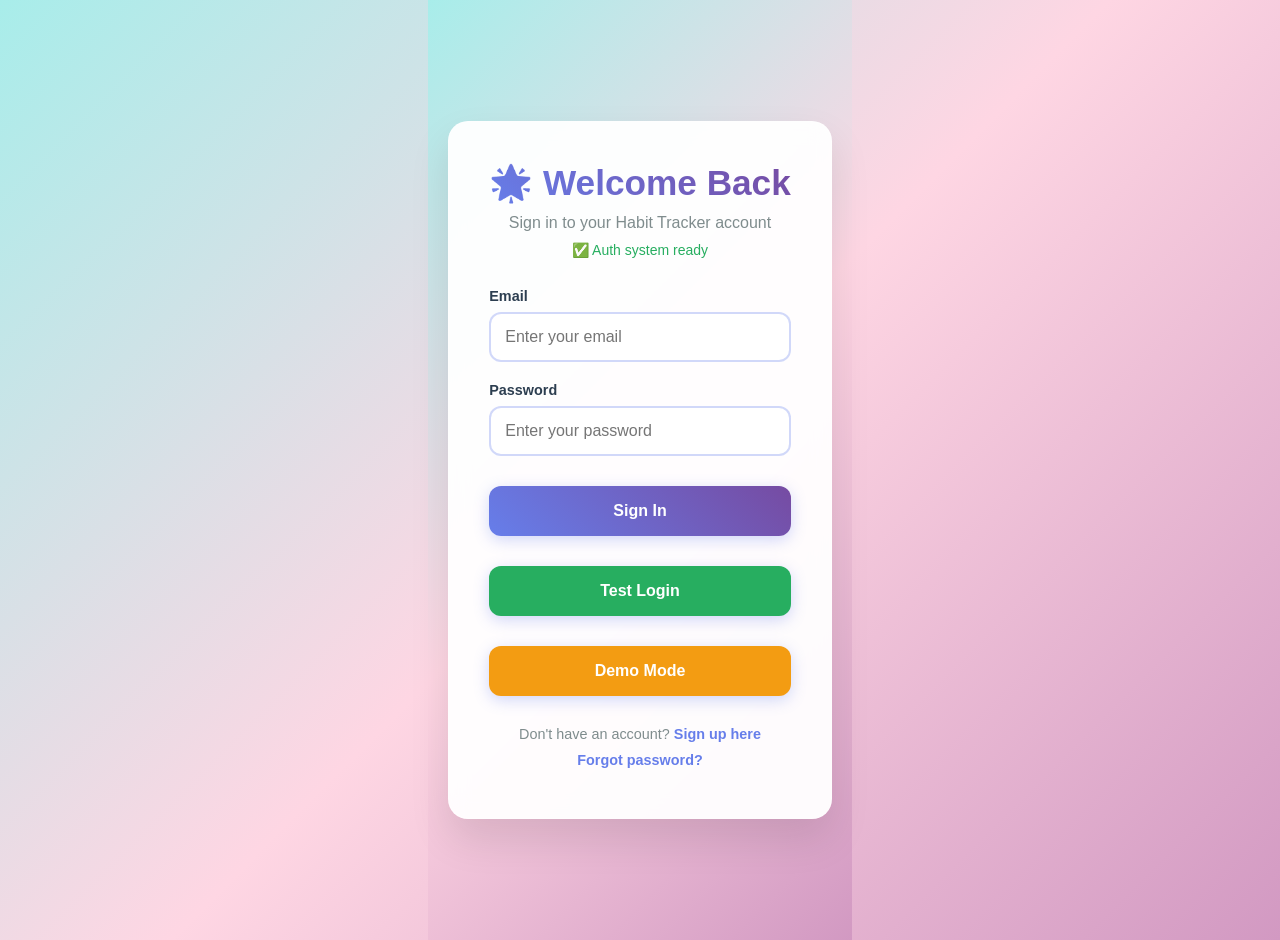
<file: index.html>
<!DOCTYPE html>
<html lang="en">
<head>
  <meta charset="UTF-8">
  <meta name="viewport" content="width=device-width, initial-scale=1.0">
  <title>Habit Tracker</title>
  <link rel="stylesheet" href="style.css">
</head>
<body>
  <div class="container">
    <header>
      <h1>🌟 Habit Tracker</h1>
      <div class="controls">
        <select id="filterSelect">
          <option value="all">All Habits</option>
          <option value="active">Active</option>
          <option value="completed">Completed Today</option>
        </select>
        <button id="darkModeToggle">🌙 Dark Mode</button>
        <button id="logoutBtn" class="logout-btn">🚪 Logout</button>
      </div>
    </header>

    <div class="stats-section">
      <div class="stat-card">
        <h3>Today's Progress</h3>
        <div class="progress-circle">
          <div class="progress-text" id="todayProgress">0%</div>
        </div>
      </div>
      <div class="stat-card">
        <h3>Current Streaks</h3>
        <div class="streak-info" id="streakInfo">0 active streaks</div>
      </div>
      <div class="stat-card">
        <h3>Total Habits</h3>
        <div class="total-habits" id="totalHabits">0</div>
      </div>
    </div>

    <div class="input-section">
      <input type="text" id="habitInput" placeholder="Enter a new habit">
      <select id="categorySelect">
        <option value="health">🏃 Health</option>
        <option value="learning">📚 Learning</option>
        <option value="productivity">⚡ Productivity</option>
        <option value="mindfulness">🧘 Mindfulness</option>
        <option value="social">👥 Social</option>
        <option value="other">✨ Other</option>
      </select>
      <button id="addBtn">Add Habit</button>
      <button id="aiSuggestBtn" class="ai-suggest-btn" title="Get AI-powered habit suggestions">🤖 AI Suggest</button>
    </div>

    <div class="weekly-view">
      <h3>This Week</h3>
      <div class="week-days" id="weekDays"></div>
    </div>

    <ul id="habitList"></ul>

    <div class="motivation-section">
      <div class="motivation-quote" id="motivationQuote">
        "The journey of a thousand miles begins with a single step." - Lao Tzu
      </div>
    </div>
  </div>
  <script src="auth.js"></script>
  <script src="script.js"></script>
</body>
</html>
</file>
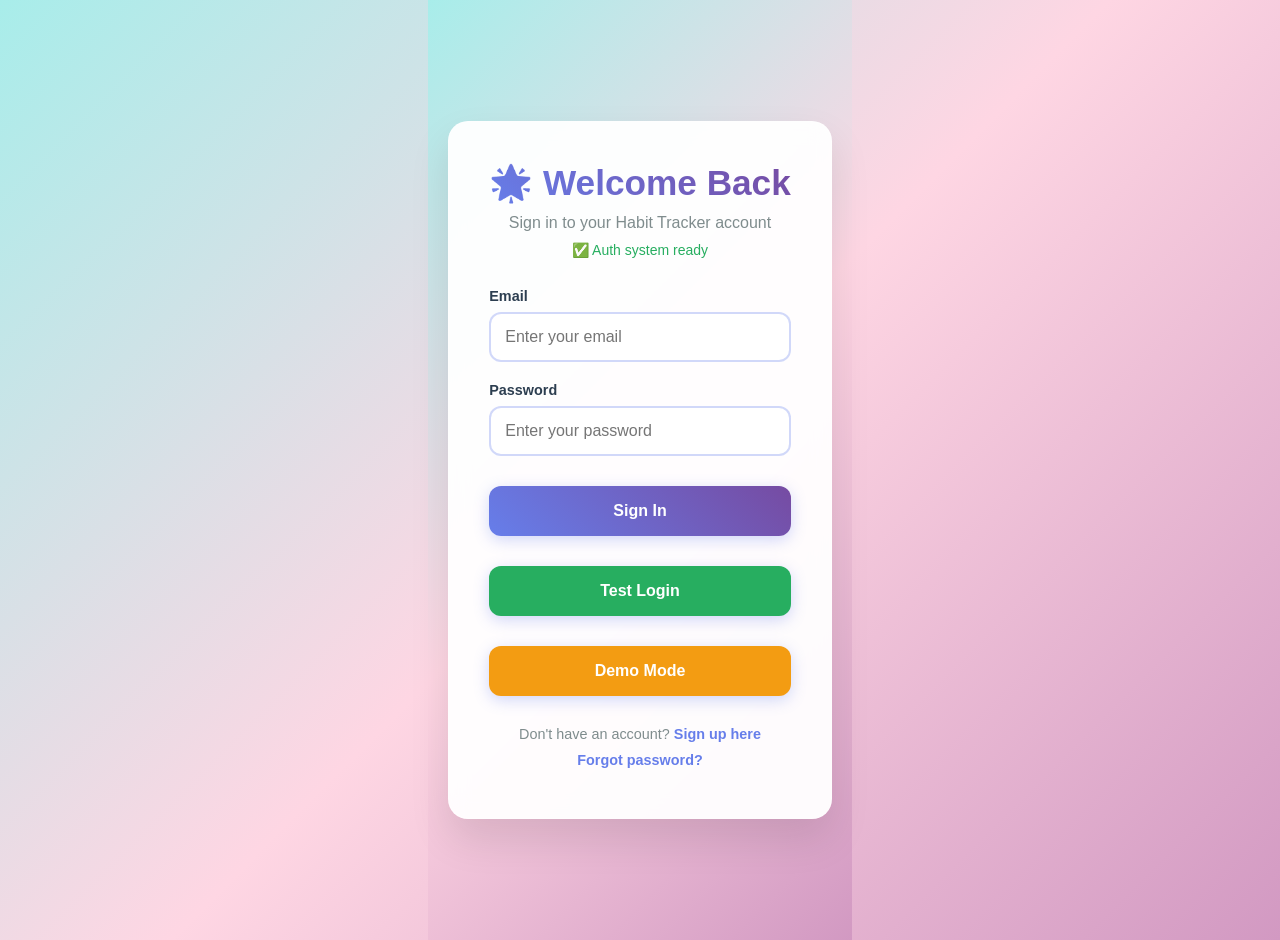
<file: login.html>
<!DOCTYPE html>
<html lang="en">
<head>
  <meta charset="UTF-8">
  <meta name="viewport" content="width=device-width, initial-scale=1.0">
  <title>Login - Habit Tracker</title>
  <link rel="stylesheet" href="style.css">
</head>
<body>
  <div class="auth-container">
    <div class="auth-card">
      <div class="auth-header">
        <h1>🌟 Welcome Back</h1>
        <p>Sign in to your Habit Tracker account</p>
        <div id="authStatus" style="margin-top: 10px; font-size: 14px; color: #666;"></div>
      </div>

      <form id="loginForm" class="auth-form">
        <div class="form-group">
          <label for="loginEmail">Email</label>
          <input type="email" id="loginEmail" required placeholder="Enter your email">
        </div>

        <div class="form-group">
          <label for="loginPassword">Password</label>
          <input type="password" id="loginPassword" required placeholder="Enter your password">
        </div>

        <button type="submit" class="auth-btn">Sign In</button>
        <button type="button" id="testLogin" class="auth-btn" style="background: #27ae60; margin-top: 10px;">Test Login</button>
        <button type="button" id="demoMode" class="auth-btn" style="background: #f39c12; margin-top: 10px;">Demo Mode</button>
      </form>

      <div class="auth-links">
        <p>Don't have an account? <a href="signup.html">Sign up here</a></p>
        <p><a href="#" id="forgotPassword">Forgot password?</a></p>
      </div>
    </div>
  </div>

  <script src="auth.js"></script>
</body>
</html>
</file>
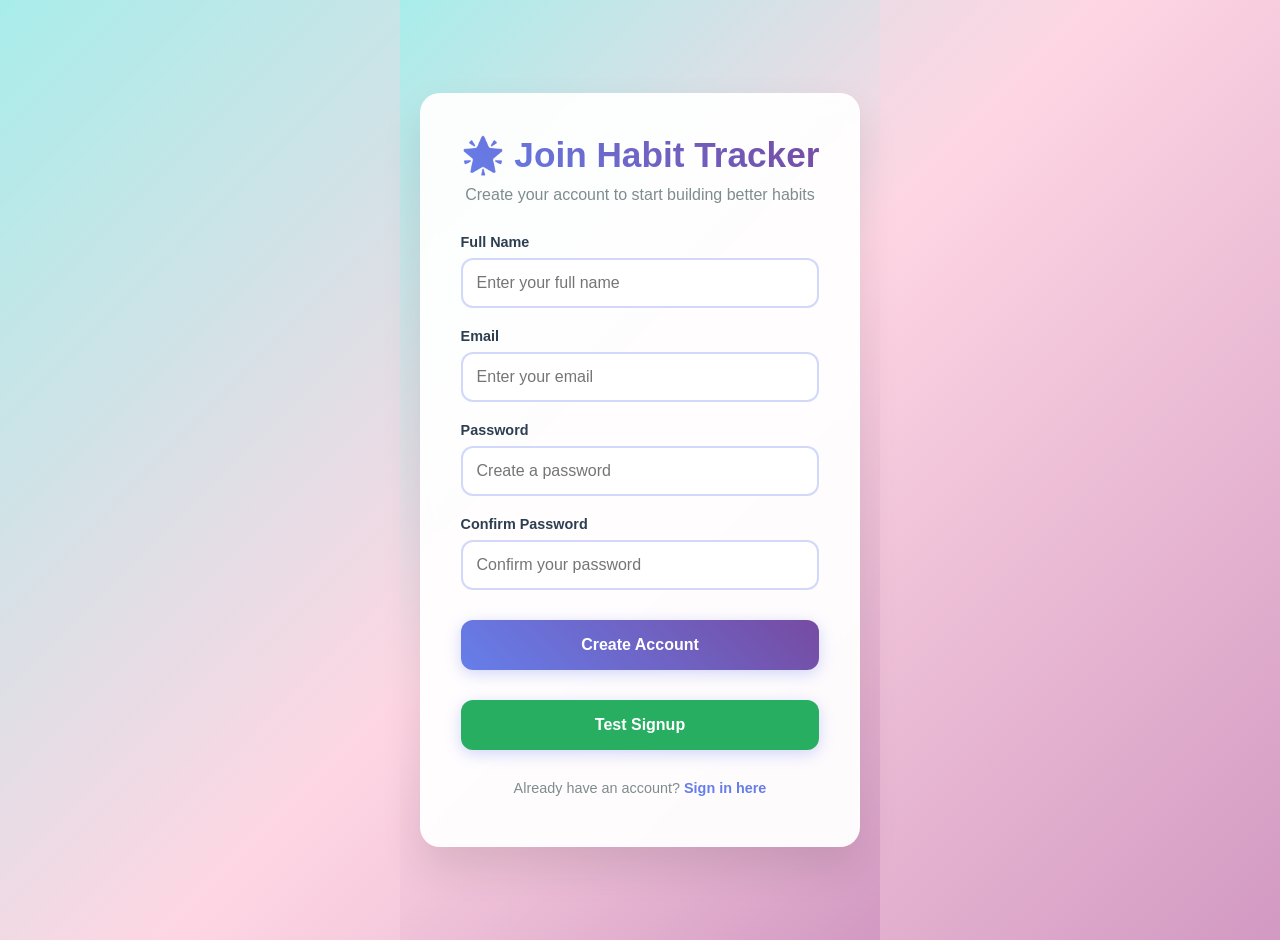
<file: signup.html>
<!DOCTYPE html>
<html lang="en">
<head>
  <meta charset="UTF-8">
  <meta name="viewport" content="width=device-width, initial-scale=1.0">
  <title>Sign Up - Habit Tracker</title>
  <link rel="stylesheet" href="style.css">
</head>
<body>
  <div class="auth-container">
    <div class="auth-card">
      <div class="auth-header">
        <h1>🌟 Join Habit Tracker</h1>
        <p>Create your account to start building better habits</p>
      </div>

      <form id="signupForm" class="auth-form">
        <div class="form-group">
          <label for="signupName">Full Name</label>
          <input type="text" id="signupName" required placeholder="Enter your full name">
        </div>

        <div class="form-group">
          <label for="signupEmail">Email</label>
          <input type="email" id="signupEmail" required placeholder="Enter your email">
        </div>

        <div class="form-group">
          <label for="signupPassword">Password</label>
          <input type="password" id="signupPassword" required placeholder="Create a password" minlength="6">
        </div>

        <div class="form-group">
          <label for="confirmPassword">Confirm Password</label>
          <input type="password" id="confirmPassword" required placeholder="Confirm your password">
        </div>

        <button type="submit" class="auth-btn">Create Account</button>
        <button type="button" id="testSignup" class="auth-btn" style="background: #27ae60; margin-top: 10px;">Test Signup</button>
      </form>

      <div class="auth-links">
        <p>Already have an account? <a href="login.html">Sign in here</a></p>
      </div>
    </div>
  </div>

  <script src="auth.js"></script>
</body>
</html>
</file>
<file: style.css>
body {
  font-family: 'Segoe UI', Tahoma, Geneva, Verdana, sans-serif;
  background: linear-gradient(135deg, #a8edea 0%, #fed6e3 50%, #d299c2 100%);
  margin: 0;
  padding: 0;
  display: flex;
  justify-content: center;
  align-items: center;
  min-height: 100vh;
  color: #2c3e50;
  transition: background 0.5s ease, color 0.3s ease;
}

body.dark-mode {
  background: linear-gradient(135deg, #2c3e50 0%, #34495e 50%, #2c3e50 100%);
  color: #ecf0f1;
}

.container {
  background: rgba(255, 255, 255, 0.95);
  backdrop-filter: blur(10px);
  border-radius: 20px;
  box-shadow: 0 20px 40px rgba(0, 0, 0, 0.1);
  padding: 30px;
  width: 100%;
  max-width: 600px;
  transition: background 0.5s ease, box-shadow 0.3s ease;
  border: 1px solid rgba(255, 255, 255, 0.2);
}

body.dark-mode .container {
  background: rgba(44, 62, 80, 0.95);
  box-shadow: 0 20px 40px rgba(0, 0, 0, 0.3);
  border: 1px solid rgba(255, 255, 255, 0.1);
}

header {
  display: flex;
  justify-content: space-between;
  align-items: center;
  margin-bottom: 30px;
  flex-wrap: wrap;
  gap: 15px;
}

h1 {
  margin: 0;
  color: #2c3e50;
  transition: color 0.3s ease;
  font-size: 2.2em;
  background: linear-gradient(45deg, #667eea, #764ba2);
  -webkit-background-clip: text;
  -webkit-text-fill-color: transparent;
  background-clip: text;
}

body.dark-mode h1 {
  background: linear-gradient(45deg, #a8edea, #fed6e3);
  -webkit-background-clip: text;
  -webkit-text-fill-color: transparent;
  background-clip: text;
}

.controls {
  display: flex;
  gap: 10px;
  align-items: center;
}

#filterSelect {
  padding: 10px 14px;
  border: 2px solid rgba(102, 126, 234, 0.3);
  border-radius: 12px;
  font-size: 14px;
  background: rgba(255, 255, 255, 0.8);
  color: #2c3e50;
  cursor: pointer;
  transition: all 0.3s ease;
  backdrop-filter: blur(5px);
}

body.dark-mode #filterSelect {
  background: rgba(52, 73, 94, 0.8);
  color: #ecf0f1;
  border-color: rgba(168, 237, 234, 0.3);
}

#filterSelect:focus {
  outline: none;
  border-color: #667eea;
  box-shadow: 0 0 0 3px rgba(102, 126, 234, 0.1);
}

body.dark-mode #filterSelect:focus {
  border-color: #a8edea;
  box-shadow: 0 0 0 3px rgba(168, 237, 234, 0.1);
}

#darkModeToggle {
  padding: 10px 14px;
  background: linear-gradient(45deg, #667eea, #764ba2);
  color: white;
  border: none;
  border-radius: 12px;
  cursor: pointer;
  font-size: 14px;
  transition: all 0.3s ease;
  box-shadow: 0 4px 15px rgba(102, 126, 234, 0.3);
}

#darkModeToggle:hover {
  transform: translateY(-2px);
  box-shadow: 0 6px 20px rgba(102, 126, 234, 0.4);
}

body.dark-mode #darkModeToggle {
  background: linear-gradient(45deg, #f39c12, #e74c3c);
  box-shadow: 0 4px 15px rgba(243, 156, 18, 0.3);
}

body.dark-mode #darkModeToggle:hover {
  box-shadow: 0 6px 20px rgba(243, 156, 18, 0.4);
}

/* Stats Section */
.stats-section {
  display: grid;
  grid-template-columns: repeat(auto-fit, minmax(150px, 1fr));
  gap: 20px;
  margin-bottom: 30px;
}

.stat-card {
  background: rgba(255, 255, 255, 0.9);
  backdrop-filter: blur(10px);
  border-radius: 16px;
  padding: 20px;
  text-align: center;
  box-shadow: 0 8px 25px rgba(0, 0, 0, 0.1);
  transition: all 0.3s ease;
  border: 1px solid rgba(255, 255, 255, 0.2);
}

body.dark-mode .stat-card {
  background: rgba(52, 73, 94, 0.9);
  box-shadow: 0 8px 25px rgba(0, 0, 0, 0.3);
  border: 1px solid rgba(255, 255, 255, 0.1);
}

.stat-card:hover {
  transform: translateY(-5px);
  box-shadow: 0 15px 35px rgba(0, 0, 0, 0.15);
}

.stat-card h3 {
  margin: 0 0 15px 0;
  font-size: 0.9em;
  color: #7f8c8d;
  text-transform: uppercase;
  letter-spacing: 0.5px;
}

body.dark-mode .stat-card h3 {
  color: #bdc3c7;
}

.progress-circle {
  width: 80px;
  height: 80px;
  border-radius: 50%;
  background: conic-gradient(#667eea 0deg, rgba(255,255,255,0.3) 0deg);
  display: flex;
  align-items: center;
  justify-content: center;
  margin: 0 auto;
  position: relative;
  box-shadow: inset 0 0 0 8px rgba(255, 255, 255, 0.2);
}

body.dark-mode .progress-circle {
  background: conic-gradient(#a8edea 0deg, rgba(52, 73, 94, 0.5) 0deg);
  box-shadow: inset 0 0 0 8px rgba(52, 73, 94, 0.3);
}

.progress-circle::before {
  content: '';
  width: 65px;
  height: 65px;
  background: rgba(255, 255, 255, 0.9);
  border-radius: 50%;
  position: absolute;
  backdrop-filter: blur(5px);
}

body.dark-mode .progress-circle::before {
  background: rgba(44, 62, 80, 0.9);
}

.progress-text {
  font-size: 1.2em;
  font-weight: bold;
  color: #2c3e50;
  z-index: 1;
}

body.dark-mode .progress-text {
  color: #ecf0f1;
}

.streak-info, .total-habits {
  font-size: 2em;
  font-weight: bold;
  background: linear-gradient(45deg, #667eea, #764ba2);
  -webkit-background-clip: text;
  -webkit-text-fill-color: transparent;
  background-clip: text;
}

body.dark-mode .streak-info, body.dark-mode .total-habits {
  background: linear-gradient(45deg, #a8edea, #fed6e3);
  -webkit-background-clip: text;
  -webkit-text-fill-color: transparent;
  background-clip: text;
}

/* Input Section */
.input-section {
  display: flex;
  gap: 10px;
  margin-bottom: 30px;
  flex-wrap: wrap;
}

#habitInput {
  flex: 2;
  padding: 14px;
  border: 2px solid rgba(102, 126, 234, 0.3);
  border-radius: 12px;
  font-size: 16px;
  transition: all 0.3s ease;
  background: rgba(255, 255, 255, 0.8);
  color: #2c3e50;
  backdrop-filter: blur(5px);
}

body.dark-mode #habitInput {
  background: rgba(52, 73, 94, 0.8);
  color: #ecf0f1;
  border-color: rgba(168, 237, 234, 0.3);
}

#habitInput:focus {
  outline: none;
  border-color: #667eea;
  box-shadow: 0 0 0 3px rgba(102, 126, 234, 0.1);
  background: rgba(255, 255, 255, 0.95);
}

body.dark-mode #habitInput:focus {
  border-color: #a8edea;
  box-shadow: 0 0 0 3px rgba(168, 237, 234, 0.1);
  background: rgba(52, 73, 94, 0.95);
}

#categorySelect {
  flex: 1;
  padding: 14px;
  border: 2px solid rgba(102, 126, 234, 0.3);
  border-radius: 12px;
  font-size: 14px;
  background: rgba(255, 255, 255, 0.8);
  color: #2c3e50;
  cursor: pointer;
  transition: all 0.3s ease;
  backdrop-filter: blur(5px);
}

body.dark-mode #categorySelect {
  background: rgba(52, 73, 94, 0.8);
  color: #ecf0f1;
  border-color: rgba(168, 237, 234, 0.3);
}

#categorySelect:focus {
  outline: none;
  border-color: #667eea;
  box-shadow: 0 0 0 3px rgba(102, 126, 234, 0.1);
}

body.dark-mode #categorySelect:focus {
  border-color: #a8edea;
  box-shadow: 0 0 0 3px rgba(168, 237, 234, 0.1);
}

button {
  padding: 14px 20px;
  background: linear-gradient(45deg, #667eea, #764ba2);
  color: white;
  border: none;
  border-radius: 12px;
  cursor: pointer;
  font-size: 16px;
  transition: all 0.3s ease;
  box-shadow: 0 4px 15px rgba(102, 126, 234, 0.3);
}

button:hover {
  transform: translateY(-2px);
  box-shadow: 0 6px 20px rgba(102, 126, 234, 0.4);
}

.ai-suggest-btn {
  background: linear-gradient(45deg, #f39c12, #e74c3c);
  box-shadow: 0 4px 15px rgba(243, 156, 18, 0.3);
}

.logout-btn {
  background: linear-gradient(45deg, #e74c3c, #c0392b);
  box-shadow: 0 4px 15px rgba(231, 76, 60, 0.3);
}

.logout-btn:hover {
  box-shadow: 0 6px 20px rgba(231, 76, 60, 0.4);
}

/* Weekly View */
.weekly-view {
  margin-bottom: 30px;
}

.weekly-view h3 {
  margin: 0 0 15px 0;
  color: #2c3e50;
  font-size: 1.2em;
}

body.dark-mode .weekly-view h3 {
  color: #ecf0f1;
}

.week-days {
  display: grid;
  grid-template-columns: repeat(7, 1fr);
  gap: 8px;
}

.day {
  text-align: center;
  padding: 12px;
  border-radius: 12px;
  background: rgba(255, 255, 255, 0.8);
  font-size: 0.9em;
  transition: all 0.3s ease;
  backdrop-filter: blur(5px);
  border: 1px solid rgba(255, 255, 255, 0.2);
}

body.dark-mode .day {
  background: rgba(52, 73, 94, 0.8);
  color: #ecf0f1;
  border: 1px solid rgba(255, 255, 255, 0.1);
}

.day.today {
  background: linear-gradient(45deg, #667eea, #764ba2);
  color: white;
  box-shadow: 0 4px 15px rgba(102, 126, 234, 0.3);
}

.day.completed {
  background: linear-gradient(45deg, #27ae60, #2ecc71);
  color: white;
  box-shadow: 0 4px 15px rgba(39, 174, 96, 0.3);
}

.day.partial {
  background: linear-gradient(45deg, #f39c12, #e67e22);
  color: white;
  box-shadow: 0 4px 15px rgba(243, 156, 18, 0.3);
}

/* Habit List */
ul {
  list-style: none;
  padding: 0;
  margin: 0;
}

li {
  display: flex;
  align-items: center;
  justify-content: space-between;
  padding: 20px;
  background: rgba(255, 255, 255, 0.9);
  backdrop-filter: blur(10px);
  border-radius: 16px;
  margin-bottom: 12px;
  transition: all 0.3s ease;
  box-shadow: 0 4px 15px rgba(0, 0, 0, 0.1);
  border: 1px solid rgba(255, 255, 255, 0.2);
}

body.dark-mode li {
  background: rgba(52, 73, 94, 0.9);
  box-shadow: 0 4px 15px rgba(0, 0, 0, 0.3);
  border: 1px solid rgba(255, 255, 255, 0.1);
}

li:hover {
  transform: translateY(-3px);
  box-shadow: 0 8px 25px rgba(0, 0, 0, 0.15);
}

body.dark-mode li:hover {
  box-shadow: 0 8px 25px rgba(0, 0, 0, 0.4);
}

.habit-info {
  display: flex;
  align-items: center;
  flex: 1;
  margin-left: 15px;
}

.category-icon {
  font-size: 1.8em;
  margin-right: 15px;
  filter: drop-shadow(0 2px 4px rgba(0, 0, 0, 0.1));
}

.habit-text {
  flex: 1;
  font-size: 1.1em;
  font-weight: 500;
}

.habit-text.completed {
  text-decoration: line-through;
  color: #95a5a6;
  opacity: 0.7;
}

body.dark-mode .habit-text.completed {
  color: #7f8c8d;
}

.streak-badge {
  background: linear-gradient(45deg, #e74c3c, #c0392b);
  color: white;
  padding: 6px 10px;
  border-radius: 20px;
  font-size: 0.8em;
  font-weight: bold;
  margin-left: 15px;
  box-shadow: 0 2px 8px rgba(231, 76, 60, 0.3);
}

.streak-badge.active {
  background: linear-gradient(45deg, #27ae60, #2ecc71);
  box-shadow: 0 2px 8px rgba(39, 174, 96, 0.3);
}

.habit-actions {
  display: flex;
  gap: 8px;
}

.habit-actions button {
  padding: 8px 14px;
  font-size: 14px;
  border: none;
  border-radius: 8px;
  cursor: pointer;
  transition: all 0.3s ease;
}

.edit-btn {
  background: linear-gradient(45deg, #f39c12, #e67e22);
  color: white;
  box-shadow: 0 2px 8px rgba(243, 156, 18, 0.3);
}

.edit-btn:hover {
  transform: translateY(-1px);
  box-shadow: 0 4px 12px rgba(243, 156, 18, 0.4);
}

.delete-btn {
  background: linear-gradient(45deg, #e74c3c, #c0392b);
  color: white;
  box-shadow: 0 2px 8px rgba(231, 76, 60, 0.3);
}

.delete-btn:hover {
  transform: translateY(-1px);
  box-shadow: 0 4px 12px rgba(231, 76, 60, 0.4);
}

.edit-input {
  flex: 1;
  padding: 10px;
  border: 2px solid rgba(102, 126, 234, 0.3);
  border-radius: 8px;
  font-size: 16px;
  background: rgba(255, 255, 255, 0.9);
  color: #2c3e50;
  backdrop-filter: blur(5px);
}

body.dark-mode .edit-input {
  background: rgba(52, 73, 94, 0.9);
  color: #ecf0f1;
  border-color: rgba(168, 237, 234, 0.3);
}

/* AI Features */
.ai-message, .ai-insight {
  position: fixed;
  top: 20px;
  right: 20px;
  background: linear-gradient(135deg, #667eea, #764ba2);
  color: white;
  padding: 20px;
  border-radius: 16px;
  box-shadow: 0 10px 30px rgba(102, 126, 234, 0.3);
  z-index: 1000;
  max-width: 300px;
  animation: slideIn 0.5s ease;
}

body.dark-mode .ai-message, body.dark-mode .ai-insight {
  background: linear-gradient(135deg, #a8edea, #fed6e3);
  color: #2c3e50;
  box-shadow: 0 10px 30px rgba(168, 237, 234, 0.3);
}

.ai-header {
  display: flex;
  align-items: center;
  gap: 10px;
  margin-bottom: 10px;
}

.ai-icon {
  font-size: 1.5em;
}

.ai-title {
  font-weight: bold;
  font-size: 1.1em;
}

.ai-dismiss {
  background: rgba(255, 255, 255, 0.2);
  border: none;
  color: white;
  padding: 5px 10px;
  border-radius: 20px;
  cursor: pointer;
  font-size: 12px;
  margin-left: auto;
  transition: background 0.3s ease;
}

.ai-dismiss:hover {
  background: rgba(255, 255, 255, 0.3);
}

.ai-modal {
  position: fixed;
  top: 0;
  left: 0;
  width: 100%;
  height: 100%;
  background: rgba(0, 0, 0, 0.5);
  display: flex;
  justify-content: center;
  align-items: center;
  z-index: 1001;
  animation: fadeIn 0.3s ease;
}

.ai-modal-content {
  background: rgba(255, 255, 255, 0.95);
  backdrop-filter: blur(10px);
  border-radius: 20px;
  padding: 30px;
  max-width: 400px;
  width: 90%;
  box-shadow: 0 20px 40px rgba(0, 0, 0, 0.2);
}

body.dark-mode .ai-modal-content {
  background: rgba(44, 62, 80, 0.95);
}

.ai-modal-header {
  display: flex;
  justify-content: space-between;
  align-items: center;
  margin-bottom: 20px;
}

.ai-modal-header h3 {
  margin: 0;
  color: #2c3e50;
}

body.dark-mode .ai-modal-header h3 {
  color: #ecf0f1;
}

.ai-modal-close {
  font-size: 24px;
  cursor: pointer;
  color: #7f8c8d;
  transition: color 0.3s ease;
}

.ai-modal-close:hover {
  color: #2c3e50;
}

.ai-suggestions-list {
  display: flex;
  flex-direction: column;
  gap: 15px;
}

.ai-suggestion-item {
  display: flex;
  justify-content: space-between;
  align-items: center;
  padding: 15px;
  background: rgba(102, 126, 234, 0.1);
  border-radius: 12px;
  transition: background 0.3s ease;
}

body.dark-mode .ai-suggestion-item {
  background: rgba(168, 237, 234, 0.1);
}

.ai-suggestion-item:hover {
  background: rgba(102, 126, 234, 0.2);
}

.ai-add-suggestion {
  background: linear-gradient(45deg, #27ae60, #2ecc71);
  color: white;
  border: none;
  padding: 8px 16px;
  border-radius: 20px;
  cursor: pointer;
  font-size: 14px;
  transition: all 0.3s ease;
  box-shadow: 0 2px 8px rgba(39, 174, 96, 0.3);
}

.ai-add-suggestion:hover {
  transform: translateY(-1px);
  box-shadow: 0 4px 12px rgba(39, 174, 96, 0.4);
}

/* Motivation Section */
.motivation-section {
  margin-top: 40px;
  text-align: center;
}

.motivation-quote {
  background: linear-gradient(135deg, #a8edea, #fed6e3, #d299c2);
  color: #2c3e50;
  padding: 30px;
  border-radius: 20px;
  font-style: italic;
  font-size: 1.2em;
  box-shadow: 0 10px 30px rgba(168, 237, 234, 0.3);
  backdrop-filter: blur(10px);
  border: 1px solid rgba(255, 255, 255, 0.2);
}

body.dark-mode .motivation-quote {
  background: linear-gradient(135deg, #34495e, #2c3e50, #34495e);
  color: #ecf0f1;
  box-shadow: 0 10px 30px rgba(52, 73, 94, 0.3);
}

/* Animations */
@keyframes slideIn {
  from {
    transform: translateX(100%);
    opacity: 0;
  }
  to {
    transform: translateX(0);
    opacity: 1;
  }
}

@keyframes fadeIn {
  from {
    opacity: 0;
  }
  to {
    opacity: 1;
  }
}

/* Authentication Pages */
.auth-container {
  display: flex;
  justify-content: center;
  align-items: center;
  min-height: 100vh;
  background: linear-gradient(135deg, #a8edea 0%, #fed6e3 50%, #d299c2 100%);
  padding: 20px;
}

.auth-card {
  background: rgba(255, 255, 255, 0.95);
  backdrop-filter: blur(10px);
  border-radius: 20px;
  box-shadow: 0 20px 40px rgba(0, 0, 0, 0.1);
  padding: 40px;
  width: 100%;
  max-width: 400px;
  border: 1px solid rgba(255, 255, 255, 0.2);
}

.auth-header {
  text-align: center;
  margin-bottom: 30px;
}

.auth-header h1 {
  margin: 0 0 10px 0;
  color: #2c3e50;
  font-size: 2.2em;
  background: linear-gradient(45deg, #667eea, #764ba2);
  -webkit-background-clip: text;
  -webkit-text-fill-color: transparent;
  background-clip: text;
}

.auth-header p {
  margin: 0;
  color: #7f8c8d;
  font-size: 1em;
}

.auth-form {
  display: flex;
  flex-direction: column;
  gap: 20px;
}

.form-group {
  display: flex;
  flex-direction: column;
  gap: 8px;
}

.form-group label {
  font-weight: 600;
  color: #2c3e50;
  font-size: 0.9em;
}

.form-group input {
  padding: 14px;
  border: 2px solid rgba(102, 126, 234, 0.3);
  border-radius: 12px;
  font-size: 16px;
  transition: all 0.3s ease;
  background: rgba(255, 255, 255, 0.8);
  color: #2c3e50;
  backdrop-filter: blur(5px);
}

.form-group input:focus {
  outline: none;
  border-color: #667eea;
  box-shadow: 0 0 0 3px rgba(102, 126, 234, 0.1);
  background: rgba(255, 255, 255, 0.95);
}

.auth-btn {
  padding: 16px;
  background: linear-gradient(45deg, #667eea, #764ba2);
  color: white;
  border: none;
  border-radius: 12px;
  font-size: 16px;
  font-weight: 600;
  cursor: pointer;
  transition: all 0.3s ease;
  box-shadow: 0 4px 15px rgba(102, 126, 234, 0.3);
  margin-top: 10px;
}

.auth-btn:hover {
  transform: translateY(-2px);
  box-shadow: 0 6px 20px rgba(102, 126, 234, 0.4);
}

.auth-links {
  text-align: center;
  margin-top: 30px;
}

.auth-links p {
  margin: 10px 0;
  color: #7f8c8d;
  font-size: 0.9em;
}

.auth-links a {
  color: #667eea;
  text-decoration: none;
  font-weight: 600;
  transition: color 0.3s ease;
}

.auth-links a:hover {
  color: #764ba2;
}

.auth-message {
  padding: 12px 16px;
  border-radius: 8px;
  margin-bottom: 20px;
  font-weight: 500;
  text-align: center;
}

.auth-message.success {
  background: rgba(39, 174, 96, 0.1);
  color: #27ae60;
  border: 1px solid rgba(39, 174, 96, 0.2);
}

.auth-message.error {
  background: rgba(231, 76, 60, 0.1);
  color: #e74c3c;
  border: 1px solid rgba(231, 76, 60, 0.2);
}
</file>
